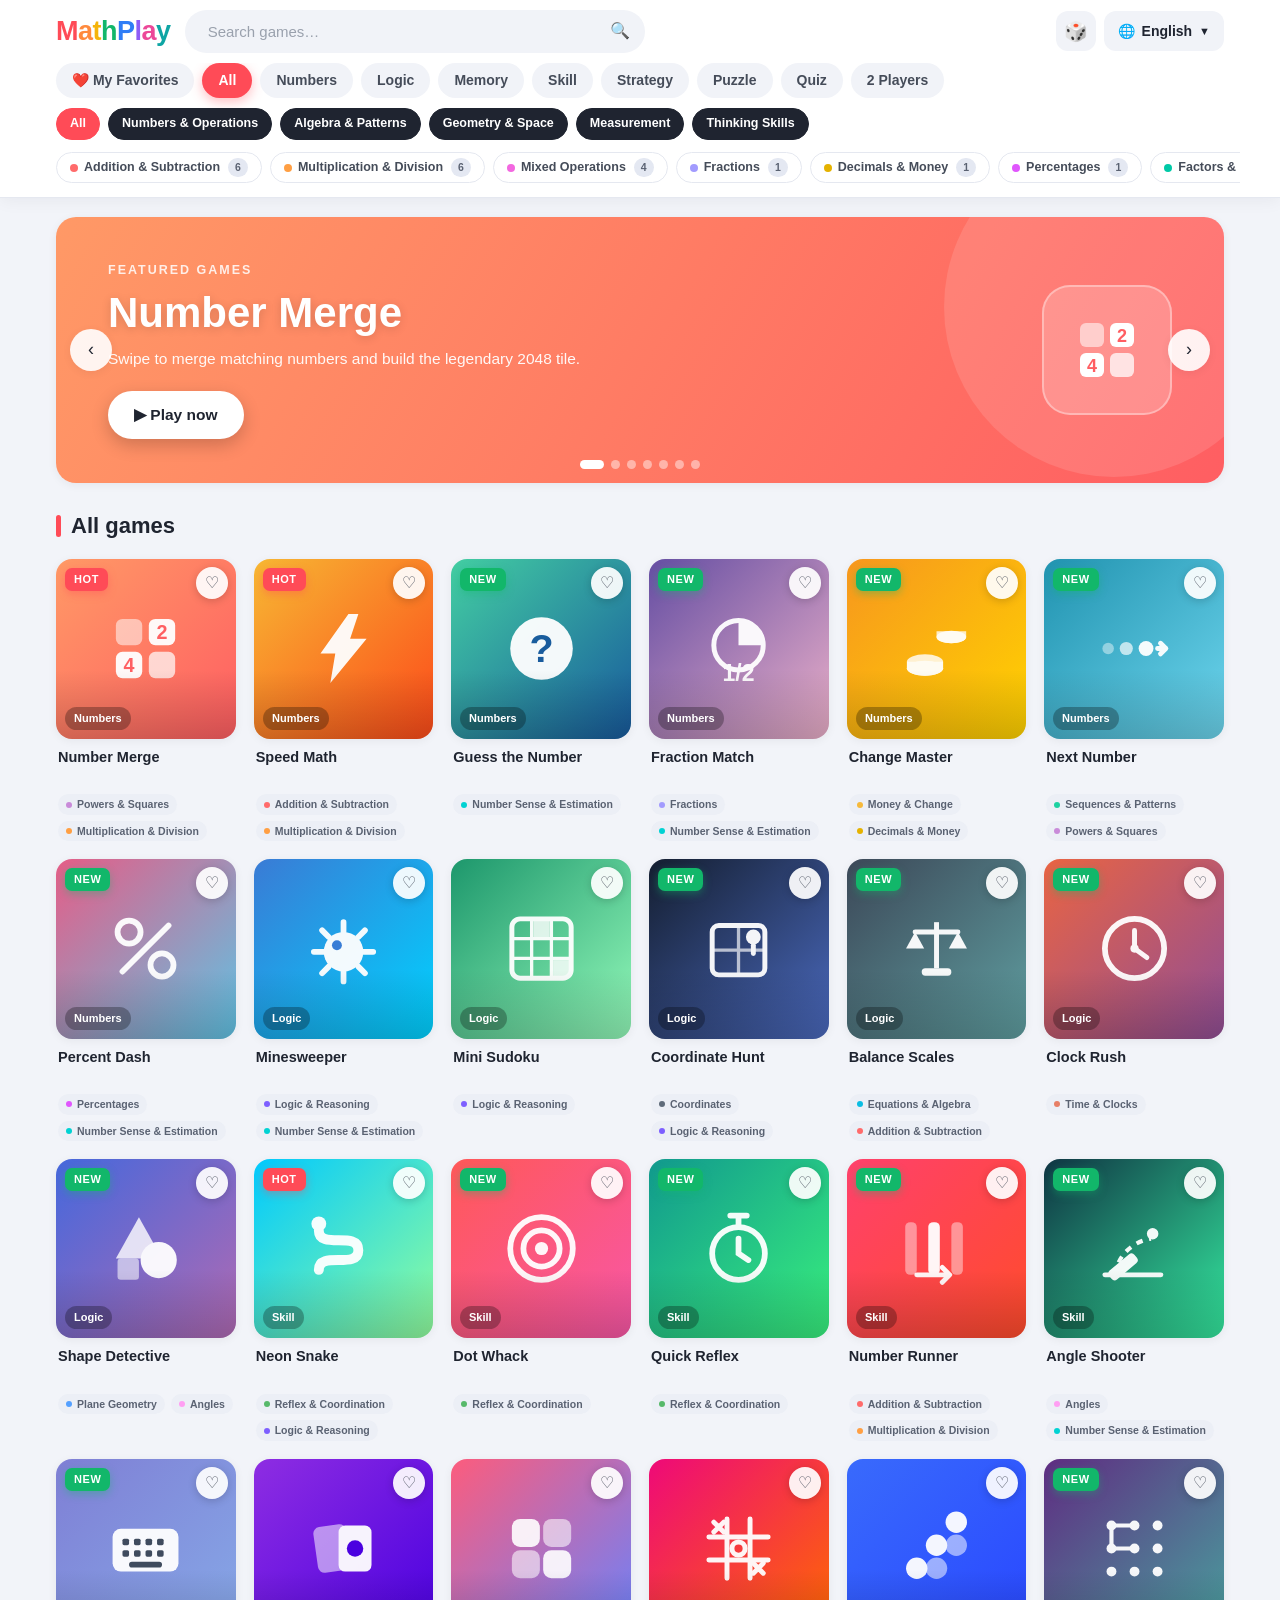
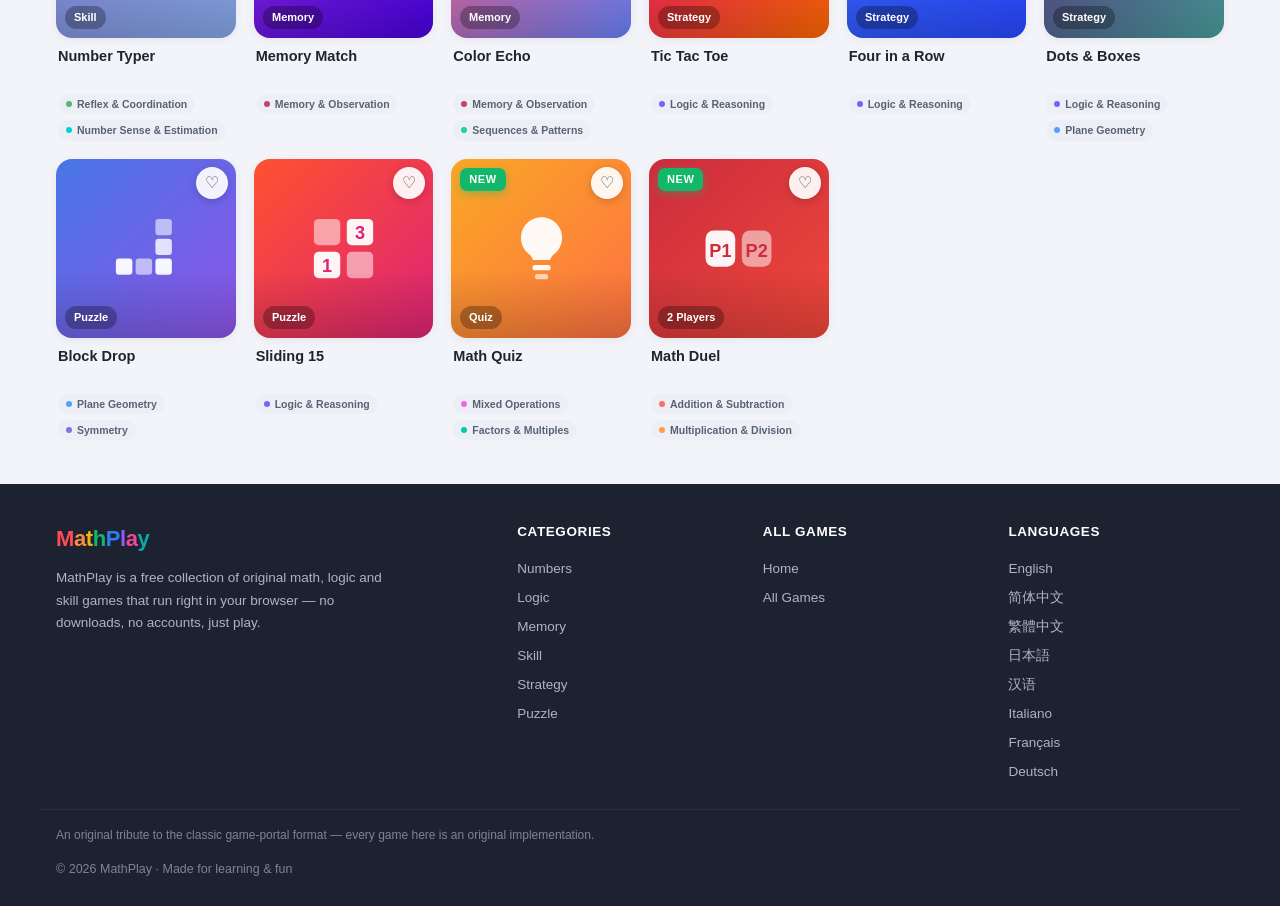
<file: index.html>
<!DOCTYPE html>
<html lang="en">
<head>
<meta charset="utf-8">
<meta name="viewport" content="width=device-width, initial-scale=1">
<title>MathPlay — Cool Math &amp; Brain Games</title>
<meta name="description" content="Free original math, logic and skill games in 8 languages.">
<link rel="icon" href="data:image/svg+xml,%3Csvg xmlns='http://www.w3.org/2000/svg' viewBox='0 0 100 100'%3E%3Ctext y='.9em' font-size='90'%3E%F0%9F%8E%AE%3C/text%3E%3C/svg%3E">
<link rel="stylesheet" href="css/style.css">
</head>
<body>
<header class="site-header">
  <div class="header-inner">
    <a class="logo" href="index.html" id="logo" aria-label="MathPlay"></a>
    <form class="search" id="searchForm" role="search">
      <input id="searchInput" type="search" autocomplete="off" data-i18n-ph="search_ph">
      <button type="submit" aria-label="search">🔍</button>
    </form>
    <div class="header-actions">
      <button class="icon-btn" id="randomBtn" title="🎲">🎲</button>
      <div class="lang">
        <button class="lang-btn" id="langBtn">🌐 <span id="langName">English</span> <span style="font-size:11px">▼</span></button>
        <div class="lang-menu" id="langMenu" hidden></div>
      </div>
    </div>
  </div>
  <nav class="cats-nav" id="catsNav"></nav>
  <nav class="know-nav" id="knowNav"></nav>
  <nav class="know-nav topics" id="topicNav"></nav>
</header>

<main>
  <section class="hero" id="hero"></section>
  <section class="section" id="recentSection" hidden>
    <h2 data-i18n="recent_title"></h2>
    <div class="recent-row" id="recentRow"></div>
  </section>
  <section class="section">
    <h2 data-i18n="home_all"></h2>
    <div class="grid" id="grid"></div>
    <p class="noresult" id="noResult" data-i18n="search_none" hidden></p>
  </section>
</main>

<footer class="site-footer">
  <div class="foot-grid">
    <div>
      <div class="foot-logo" id="footLogo"></div>
      <p class="foot-about" data-i18n="footer_about_text"></p>
    </div>
    <div class="foot-col">
      <h4 data-i18n="footer_cats"></h4>
      <a href="index.html?cat=numbers" data-i18n="cat_numbers"></a>
      <a href="index.html?cat=logic" data-i18n="cat_logic"></a>
      <a href="index.html?cat=memory" data-i18n="cat_memory"></a>
      <a href="index.html?cat=skill" data-i18n="cat_skill"></a>
      <a href="index.html?cat=strategy" data-i18n="cat_strategy"></a>
      <a href="index.html?cat=puzzle" data-i18n="cat_puzzle"></a>
    </div>
    <div class="foot-col">
      <h4 data-i18n="nav_all"></h4>
      <a href="index.html" data-i18n="nav_home"></a>
      <a href="index.html" data-i18n="nav_all"></a>
    </div>
    <div class="foot-col">
      <h4 data-i18n="footer_langs"></h4>
      <button onclick="I18n.set('en')">English</button>
      <button onclick="I18n.set('zh-CN')">简体中文</button>
      <button onclick="I18n.set('zh-TW')">繁體中文</button>
      <button onclick="I18n.set('ja')">日本語</button>
      <button onclick="I18n.set('zh')">汉语</button>
      <button onclick="I18n.set('it')">Italiano</button>
      <button onclick="I18n.set('fr')">Français</button>
      <button onclick="I18n.set('de')">Deutsch</button>
    </div>
  </div>
  <p class="foot-note" data-i18n="footer_note"></p>
  <p class="foot-rights" data-i18n="footer_rights"></p>
</footer>

<script src="js/games/registry.js"></script>
<script src="js/i18n/strings-a.js"></script>
<script src="js/i18n/strings-b.js"></script>
<script src="js/i18n/strings-c.js"></script>
<script src="js/i18n/strings-d.js"></script>
<script src="js/i18n/strings-e.js"></script>
<script src="js/i18n/strings-f.js"></script>
<script src="js/i18n/core.js"></script>
<script src="js/main.js"></script>
</body>
</html>
</file>
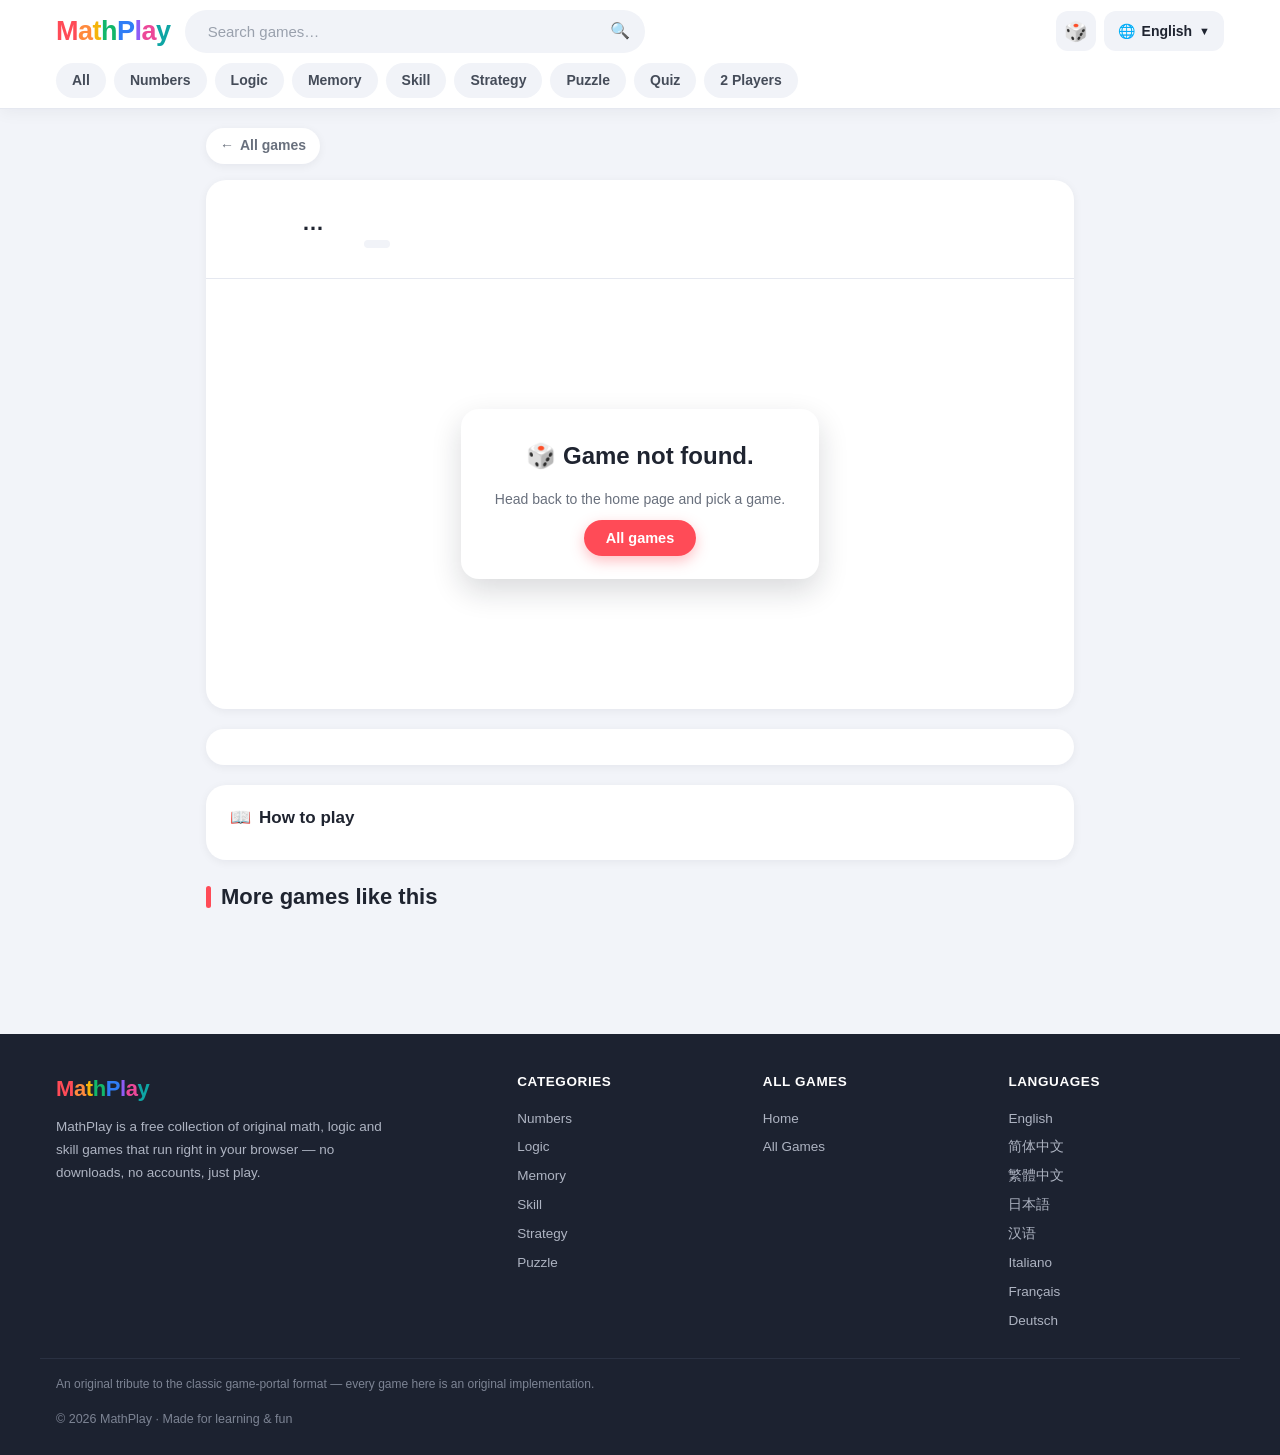
<file: game.html>
<!DOCTYPE html>
<html lang="en">
<head>
<meta charset="utf-8">
<meta name="viewport" content="width=device-width, initial-scale=1">
<title>MathPlay</title>
<link rel="icon" href="data:image/svg+xml,%3Csvg xmlns='http://www.w3.org/2000/svg' viewBox='0 0 100 100'%3E%3Ctext y='.9em' font-size='90'%3E%F0%9F%8E%AE%3C/text%3E%3C/svg%3E">
<link rel="stylesheet" href="css/style.css">
</head>
<body>
<header class="site-header">
  <div class="header-inner">
    <a class="logo" href="index.html" id="logo" aria-label="MathPlay"></a>
    <form class="search" id="searchForm" role="search">
      <input id="searchInput" type="search" autocomplete="off" data-i18n-ph="search_ph">
      <button type="submit" aria-label="search">🔍</button>
    </form>
    <div class="header-actions">
      <button class="icon-btn" id="randomBtn" title="🎲">🎲</button>
      <div class="lang">
        <button class="lang-btn" id="langBtn">🌐 <span id="langName">English</span> <span style="font-size:11px">▼</span></button>
        <div class="lang-menu" id="langMenu" hidden></div>
      </div>
    </div>
  </div>
  <nav class="cats-nav" id="catsNav"></nav>
</header>

<main class="game-main">
  <a class="back-link" href="index.html">← <span data-i18n="game_back"></span></a>

  <div class="game-card">
    <div class="game-titlebar">
      <div class="g-thumb" id="gThumb"></div>
      <div>
        <h1 id="gTitle">…</h1>
        <div class="game-meta">
          <span class="badge-cat" id="gCat"></span>
          <span class="muted" id="gPlays"></span>
          <span class="muted" id="gAge"></span>
          <span class="muted" id="gDiff"></span>
          <button class="fav-btn page" id="favBtn" type="button"></button>
        </div>
      </div>
    </div>
    <div class="stage" id="stage"></div>
  </div>

  <section class="tags-card" id="tagsCard"></section>

  <section class="howto-card">
    <h2>📖 <span data-i18n="game_how"></span></h2>
    <p id="gHow"></p>
  </section>

  <section class="section" style="margin:0 auto;padding:0 0 20px">
    <h2 data-i18n="game_related"></h2>
    <div class="grid" id="relatedGrid"></div>
  </section>
</main>

<footer class="site-footer">
  <div class="foot-grid">
    <div>
      <div class="foot-logo" id="footLogo"></div>
      <p class="foot-about" data-i18n="footer_about_text"></p>
    </div>
    <div class="foot-col">
      <h4 data-i18n="footer_cats"></h4>
      <a href="index.html?cat=numbers" data-i18n="cat_numbers"></a>
      <a href="index.html?cat=logic" data-i18n="cat_logic"></a>
      <a href="index.html?cat=memory" data-i18n="cat_memory"></a>
      <a href="index.html?cat=skill" data-i18n="cat_skill"></a>
      <a href="index.html?cat=strategy" data-i18n="cat_strategy"></a>
      <a href="index.html?cat=puzzle" data-i18n="cat_puzzle"></a>
    </div>
    <div class="foot-col">
      <h4 data-i18n="nav_all"></h4>
      <a href="index.html" data-i18n="nav_home"></a>
      <a href="index.html" data-i18n="nav_all"></a>
    </div>
    <div class="foot-col">
      <h4 data-i18n="footer_langs"></h4>
      <button onclick="I18n.set('en')">English</button>
      <button onclick="I18n.set('zh-CN')">简体中文</button>
      <button onclick="I18n.set('zh-TW')">繁體中文</button>
      <button onclick="I18n.set('ja')">日本語</button>
      <button onclick="I18n.set('zh')">汉语</button>
      <button onclick="I18n.set('it')">Italiano</button>
      <button onclick="I18n.set('fr')">Français</button>
      <button onclick="I18n.set('de')">Deutsch</button>
    </div>
  </div>
  <p class="foot-note" data-i18n="footer_note"></p>
  <p class="foot-rights" data-i18n="footer_rights"></p>
</footer>

<script src="js/games/registry.js"></script>
<script src="js/i18n/strings-a.js"></script>
<script src="js/i18n/strings-b.js"></script>
<script src="js/i18n/strings-c.js"></script>
<script src="js/i18n/strings-d.js"></script>
<script src="js/i18n/strings-e.js"></script>
<script src="js/i18n/strings-f.js"></script>
<script src="js/i18n/core.js"></script>
<script src="js/game-page.js"></script>
</body>
</html>
</file>
<file: css/style.css>
/* ============================================================
   MathPlay — original math & brain games portal
   ============================================================ */
*{box-sizing:border-box;margin:0;padding:0}
:root{
  --brand:#ff4b57; --brand-dark:#e2333f; --blue:#2f7df6;
  --ink:#1f2430; --muted:#69707d;
  --bg:#f2f4f9; --card:#ffffff; --line:#e5e8f0; --radius:14px;
  --shadow:0 2px 10px rgba(20,24,40,.06);
  --shadow-lg:0 12px 30px rgba(20,24,40,.16);
}
html{-webkit-text-size-adjust:100%}
body{
  font-family:-apple-system,BlinkMacSystemFont,"Segoe UI",Roboto,"PingFang SC",
    "Hiragino Sans GB","Microsoft YaHei","Hiragino Sans","Yu Gothic","Noto Sans",sans-serif;
  background:var(--bg);color:var(--ink);line-height:1.55;
}
a{color:inherit;text-decoration:none}
button{font:inherit;cursor:pointer;border:none;background:none;color:inherit}
[hidden]{display:none!important}
svg,canvas{display:block;max-width:100%}

/* ---------------- header ---------------- */
.site-header{position:sticky;top:0;z-index:60;background:#fff;
  box-shadow:0 1px 0 var(--line),0 4px 16px rgba(20,24,40,.05)}
.header-inner{max-width:1200px;margin:0 auto;display:flex;align-items:center;
  gap:14px;padding:10px 16px;flex-wrap:wrap}
.logo{display:inline-flex;align-items:baseline;font-size:27px;font-weight:800;
  letter-spacing:-.5px;white-space:nowrap;line-height:1;padding:4px 0}
.logo span{transition:transform .2s}
.logo:hover span{transform:translateY(-1px)}
.search{flex:1 1 220px;max-width:460px;display:flex;align-items:center;
  background:#f1f3f8;border:1.5px solid transparent;border-radius:999px;padding:2px 4px 2px 16px;
  transition:border-color .15s,background .15s}
.search:focus-within{border-color:var(--brand);background:#fff}
.search input{flex:1;border:none;outline:none;background:transparent;font-size:15px;padding:8px 6px;color:var(--ink);min-width:0}
.search input::placeholder{color:#9aa1ad}
.search button{font-size:16px;padding:6px 10px;border-radius:999px;transition:background .15s}
.search button:hover{background:#e4e7f0}
.header-actions{display:flex;align-items:center;gap:8px;margin-left:auto}
.icon-btn{width:40px;height:40px;border-radius:12px;display:grid;place-items:center;
  font-size:19px;background:#f1f3f8;transition:background .15s,transform .15s}
.icon-btn:hover{background:#e4e7f0;transform:translateY(-1px)}

/* language dropdown */
.lang{position:relative}
.lang-btn{display:flex;align-items:center;gap:7px;height:40px;padding:0 14px;border-radius:12px;
  background:#f1f3f8;font-size:14px;font-weight:600;transition:background .15s}
.lang-btn:hover{background:#e4e7f0}
.lang-menu{position:absolute;right:0;top:calc(100% + 8px);background:#fff;border:1px solid var(--line);
  border-radius:14px;box-shadow:var(--shadow-lg);padding:6px;min-width:170px;z-index:80}
.lang-opt{display:flex;align-items:center;gap:8px;width:100%;text-align:left;
  padding:9px 12px;border-radius:9px;font-size:14.5px}
.lang-opt:hover{background:#f4f6fb}
.lang-opt.active{background:#fff0f1;color:var(--brand);font-weight:700}
.lang-opt .check{margin-left:auto;font-size:13px}

/* category nav */
.cats-nav{max-width:1200px;margin:0 auto;padding:0 16px 10px;display:flex;gap:8px;
  overflow-x:auto;scrollbar-width:none}
.cats-nav::-webkit-scrollbar{display:none}
.cat-pill{flex:0 0 auto;padding:7px 16px;border-radius:999px;font-size:14px;font-weight:600;
  color:#454c59;background:#f1f3f8;transition:all .15s}
.cat-pill:hover{background:#e4e7f0;transform:translateY(-1px)}
.cat-pill.active{background:var(--brand);color:#fff;box-shadow:0 4px 12px rgba(255,75,87,.35)}

/* ---------------- hero carousel ---------------- */
.hero{max-width:1200px;margin:20px auto 8px;padding:0 16px}
.hero-frame{position:relative;border-radius:20px;overflow:hidden;box-shadow:var(--shadow)}
.hero-track{display:flex;transition:transform .5s cubic-bezier(.4,0,.2,1)}
.hero-slide{flex:0 0 100%;display:flex;align-items:center;gap:28px;padding:44px 52px;
  min-height:250px;color:#fff;position:relative;overflow:hidden}
.hero-slide::after{content:"";position:absolute;right:-60px;top:-80px;width:340px;height:340px;
  border-radius:50%;background:rgba(255,255,255,.12)}
.hero-info{flex:1;min-width:0;position:relative;z-index:1}
.hero-kicker{font-size:12.5px;font-weight:800;letter-spacing:2px;text-transform:uppercase;opacity:.85}
.hero-title{font-size:clamp(26px,4vw,42px);font-weight:800;line-height:1.15;margin:8px 0 10px;
  text-shadow:0 2px 10px rgba(0,0,0,.15)}
.hero-desc{font-size:15.5px;max-width:520px;opacity:.95;margin-bottom:20px}
.btn-play{display:inline-flex;align-items:center;gap:8px;background:#fff;color:#1f2430;
  font-weight:800;font-size:15.5px;padding:12px 26px;border-radius:999px;
  box-shadow:0 6px 18px rgba(0,0,0,.2);transition:transform .15s,box-shadow .15s}
.btn-play:hover{transform:translateY(-2px) scale(1.02);box-shadow:0 10px 24px rgba(0,0,0,.28)}
.hero-art{position:relative;z-index:1;width:130px;height:130px;flex:0 0 auto;
  display:grid;place-items:center;background:rgba(255,255,255,.18);border-radius:28px;
  box-shadow:inset 0 0 0 2px rgba(255,255,255,.35);animation:float 3.6s ease-in-out infinite}
.hero-art svg{width:72px;height:72px}
@keyframes float{0%,100%{transform:translateY(0)}50%{transform:translateY(-9px)}}
.hero-arrow{position:absolute;top:50%;transform:translateY(-50%);z-index:5;width:42px;height:42px;
  border-radius:50%;background:rgba(255,255,255,.9);color:#1f2430;font-size:18px;
  display:grid;place-items:center;box-shadow:var(--shadow);transition:transform .15s}
.hero-arrow:hover{transform:translateY(-50%) scale(1.08)}
.hero-arrow.prev{left:14px}.hero-arrow.next{right:14px}
.hero-dots{position:absolute;bottom:14px;left:0;right:0;display:flex;justify-content:center;gap:7px;z-index:5}
.hero-dots .dot{width:9px;height:9px;border-radius:50%;background:rgba(255,255,255,.45);transition:all .2s}
.hero-dots .dot.active{background:#fff;width:24px;border-radius:999px}

/* ---------------- sections & grid ---------------- */
.section{max-width:1200px;margin:26px auto;padding:0 16px}
.section>h2{font-size:22px;font-weight:800;margin-bottom:16px;display:flex;align-items:center;gap:10px}
.section>h2::before{content:"";width:5px;height:22px;border-radius:3px;background:var(--brand)}
.grid{display:grid;grid-template-columns:repeat(auto-fill,minmax(158px,1fr));gap:18px}
.tile{display:flex;flex-direction:column;gap:9px;transition:transform .18s}
.tile:hover{transform:translateY(-5px)}
.tile-thumb{position:relative;aspect-ratio:1/1;border-radius:16px;display:grid;place-items:center;
  box-shadow:var(--shadow);overflow:hidden}
.tile:hover .tile-thumb{box-shadow:var(--shadow-lg)}
.tile-thumb svg{width:44%;height:44%;opacity:.95;transition:transform .18s}
.tile:hover .tile-thumb svg{transform:scale(1.12)}
.tile-thumb::after{content:"";position:absolute;left:0;right:0;bottom:0;height:38%;
  background:linear-gradient(transparent,rgba(0,0,0,.18))}
.tile-cat{position:absolute;left:9px;bottom:9px;z-index:2;font-size:11px;font-weight:700;
  color:#fff;background:rgba(0,0,0,.28);padding:3px 9px;border-radius:999px;backdrop-filter:blur(3px)}
.tile-badge{position:absolute;top:9px;left:9px;z-index:2;font-size:11px;font-weight:800;
  letter-spacing:.6px;padding:3px 9px;border-radius:7px;color:#fff}
.tile-badge.new{background:#12b76a;box-shadow:0 3px 8px rgba(18,183,106,.4)}
.tile-badge.hot{background:#ff4b57;box-shadow:0 3px 8px rgba(255,75,87,.4)}
.tile-name{font-size:14.5px;font-weight:700;line-height:1.3;padding:0 2px;
  display:-webkit-box;-webkit-line-clamp:2;-webkit-box-orient:vertical;overflow:hidden;min-height:2.6em}
.noresult{text-align:center;color:var(--muted);padding:40px 0;font-size:15px}

/* ---------------- game page ---------------- */
.game-main{max-width:900px;margin:0 auto;padding:20px 16px 40px}
.back-link{display:inline-flex;align-items:center;gap:6px;font-size:14px;font-weight:700;
  color:var(--muted);padding:7px 14px;border-radius:999px;background:#fff;box-shadow:var(--shadow);
  transition:all .15s;margin-bottom:16px}
.back-link:hover{color:var(--brand);transform:translateX(-2px)}
.game-card{background:var(--card);border-radius:20px;box-shadow:var(--shadow);overflow:hidden;margin-bottom:20px}
.game-titlebar{display:flex;align-items:center;gap:14px;padding:18px 20px;border-bottom:1px solid var(--line);flex-wrap:wrap}
.g-thumb{width:62px;height:62px;border-radius:14px;display:grid;place-items:center;flex:0 0 auto}
.g-thumb svg{width:34px;height:34px}
.game-titlebar h1{font-size:22px;font-weight:800;line-height:1.2}
.game-meta{display:flex;align-items:center;gap:10px;margin-top:3px;flex-wrap:wrap}
.badge-cat{font-size:12px;font-weight:700;color:#fff;padding:3px 11px;border-radius:999px}
.muted{color:var(--muted);font-size:13px}
.stage{position:relative;min-height:430px;display:flex;flex-direction:column;align-items:center;
  justify-content:center;gap:16px;padding:24px 16px}
.stage.win-bg{background:linear-gradient(180deg,#eafff3,#fff)}
.howto-card{background:var(--card);border-radius:20px;box-shadow:var(--shadow);padding:20px 24px;margin-bottom:20px}
.howto-card h2{font-size:17px;font-weight:800;margin-bottom:8px;display:flex;align-items:center;gap:8px}
.howto-card p{color:#3c4350;font-size:15px}

/* ---------------- shared game UI ---------------- */
.g-hud{display:flex;flex-wrap:wrap;justify-content:center;gap:10px;width:100%}
.g-chip{background:#f4f6fb;border:1px solid var(--line);border-radius:12px;padding:6px 14px;
  display:flex;align-items:center;gap:8px;font-size:13px;color:var(--muted)}
.g-chip b{font-size:16px;color:var(--ink);font-variant-numeric:tabular-nums}
.g-btn{padding:10px 22px;border-radius:999px;font-weight:800;font-size:14.5px;
  background:#f1f3f8;color:var(--ink);transition:transform .12s,box-shadow .12s,background .12s}
.g-btn:hover{transform:translateY(-1px);background:#e6e9f2}
.g-btn.primary{background:var(--brand);color:#fff;box-shadow:0 5px 14px rgba(255,75,87,.35)}
.g-btn.primary:hover{background:var(--brand-dark)}
.g-overlay{position:absolute;inset:0;background:rgba(31,36,48,.55);backdrop-filter:blur(3px);
  display:grid;place-items:center;z-index:20;border-radius:0 0 20px 20px;animation:fadeIn .25s}
@keyframes fadeIn{from{opacity:0}to{opacity:1}}
.g-overlay-card{background:#fff;border-radius:18px;padding:28px 34px;text-align:center;
  box-shadow:var(--shadow-lg);max-width:86%;animation:popIn .3s cubic-bezier(.2,1.4,.4,1)}
@keyframes popIn{from{transform:scale(.85);opacity:0}to{transform:scale(1);opacity:1}}
.g-overlay-title{font-size:24px;font-weight:800;margin-bottom:14px}
.g-overlay-stats{display:flex;justify-content:center;gap:10px;flex-wrap:wrap;margin-bottom:16px}
.g-overlay-msg{color:var(--muted);font-size:14px;margin-bottom:16px}
.g-dpad{display:grid;grid-template-columns:repeat(3,58px);grid-template-rows:repeat(2,50px);gap:8px;
  grid-template-areas:". u ." "l d r";margin-top:4px}
.g-dpad.has-rot{grid-template-columns:repeat(3,58px) 58px;grid-template-areas:". u . rot" "l d r rot";
  grid-template-rows:50px 50px}
.g-dpad-btn{border-radius:14px;background:#eef1f7;font-size:20px;font-weight:700;color:#454c59;
  display:grid;place-items:center;box-shadow:0 3px 0 #d8dce8;transition:all .1s;user-select:none;
  -webkit-user-select:none;touch-action:manipulation}
.g-dpad-btn:active{transform:translateY(2px);box-shadow:0 1px 0 #d8dce8}
.g-dpad-btn.u{grid-area:u}.g-dpad-btn.d{grid-area:d}.g-dpad-btn.l{grid-area:l}.g-dpad-btn.r{grid-area:r}
.g-dpad-btn.rot{grid-area:rot;font-size:24px}
.g-note{color:var(--muted);font-size:13px;text-align:center}

/* ---------------- 2048 ---------------- */
.m2048-board{display:grid;grid-template-columns:repeat(4,1fr);gap:10px;
  width:min(400px,92vw);background:#bbada0;border-radius:14px;padding:10px;touch-action:none;user-select:none}
.m2048-cell{aspect-ratio:1/1;border-radius:9px;display:grid;place-items:center;
  font-weight:800;font-size:clamp(18px,5.4vw,30px);color:transparent;background:rgba(238,228,218,.35);
  transition:background .1s}
.m2048-cell.pop{animation:tilePop .18s}
@keyframes tilePop{from{transform:scale(.6)}to{transform:scale(1)}}
.v2{background:#f7ecd4!important;color:#7c6a4c!important}
.v4{background:#f9e0a2!important;color:#7c6a4c!important}
.v8{background:#f7b267!important;color:#fff!important}
.v16{background:#f4845f!important;color:#fff!important}
.v32{background:#f27059!important;color:#fff!important}
.v64{background:#f25c54!important;color:#fff!important}
.v128{background:#e85d75!important;color:#fff!important;font-size:clamp(16px,4.6vw,26px)!important}
.v256{background:#d64d80!important;color:#fff!important;font-size:clamp(16px,4.6vw,26px)!important}
.v512{background:#c04c8f!important;color:#fff!important;font-size:clamp(16px,4.6vw,26px)!important}
.v1024{background:#a94c9d!important;color:#fff!important;font-size:clamp(14px,4vw,22px)!important}
.v2048{background:#7d3ac1!important;color:#fff!important;font-size:clamp(14px,4vw,22px)!important;
  box-shadow:0 0 18px rgba(125,58,193,.7)}
.vbig{background:#4b2e83!important;color:#fff!important;font-size:clamp(13px,3.6vw,20px)!important}

/* ---------------- snake ---------------- */
.snake-canvas{border-radius:14px;box-shadow:var(--shadow);width:min(378px,92vw);height:auto;
  touch-action:none;background:#0f172a}

/* ---------------- memory ---------------- */
.mem-grid{display:grid;grid-template-columns:repeat(4,1fr);gap:10px;width:min(400px,92vw)}
.mem-card{aspect-ratio:1/1;perspective:600px;cursor:pointer}
.mem-inner{position:relative;width:100%;height:100%;transform-style:preserve-3d;
  transition:transform .35s;border-radius:12px}
.mem-card.flipped .mem-inner{transform:rotateY(180deg)}
.mem-face{position:absolute;inset:0;display:grid;place-items:center;border-radius:12px;
  backface-visibility:hidden;-webkit-backface-visibility:hidden;font-size:clamp(24px,7vw,38px)}
.mem-back{background:linear-gradient(135deg,#8e2de2,#4a00e0);box-shadow:var(--shadow)}
.mem-back::after{content:"";width:26%;height:26%;border-radius:50%;background:rgba(255,255,255,.35)}
.mem-front{background:#fff;border:2px solid var(--line);transform:rotateY(180deg)}
.mem-card.matched .mem-inner{transform:rotateY(180deg)}
.mem-card.matched .mem-front{border-color:#12b76a;background:#ecfdf3;animation:tilePop .3s}

/* ---------------- speed math ---------------- */
.sm-box{width:min(440px,92vw);text-align:center}
.sm-question{font-size:clamp(34px,8vw,52px);font-weight:800;letter-spacing:1px;margin-bottom:22px;
  font-variant-numeric:tabular-nums}
.sm-timer{height:9px;border-radius:999px;background:#eef1f7;overflow:hidden;margin-bottom:22px}
.sm-timer i{display:block;height:100%;background:linear-gradient(90deg,#12b76a,#ffd23f,#ff4b57);
  border-radius:999px;transition:width .25s linear}
.sm-options{display:grid;grid-template-columns:1fr 1fr;gap:12px}
.sm-opt{padding:18px 10px;border-radius:14px;background:#f4f6fb;font-size:24px;font-weight:800;
  box-shadow:0 3px 0 #dfe3ee;transition:all .12s;font-variant-numeric:tabular-nums}
.sm-opt:hover{background:#e9edf6;transform:translateY(-1px)}
.sm-opt.ok{background:#e8fbf0;color:#0e9f5c;box-shadow:0 3px 0 #b7ecd0}
.sm-opt.bad{background:#feeaec;color:#e2333f;box-shadow:0 3px 0 #f5c9cd;animation:shake .3s}
@keyframes shake{0%,100%{transform:translateX(0)}25%{transform:translateX(-5px)}75%{transform:translateX(5px)}}

/* ---------------- minesweeper ---------------- */
.ms-grid{display:grid;grid-template-columns:repeat(9,1fr);gap:3px;width:min(400px,92vw);
  background:#dfe4ef;padding:8px;border-radius:12px;touch-action:manipulation}
.ms-cell{aspect-ratio:1/1;border-radius:5px;background:linear-gradient(180deg,#fff,#e9edf5);
  box-shadow:inset 0 -2px 0 rgba(90,100,130,.25);display:grid;place-items:center;
  font-weight:800;font-size:clamp(12px,3.4vw,17px);cursor:pointer;user-select:none}
.ms-cell:active{background:#dde2ee}
.ms-cell.revealed{background:#f2f4f9;box-shadow:none;cursor:default}
.ms-cell.flag{background:linear-gradient(180deg,#fff,#e9edf5)}
.ms-cell.boom{background:#ff4b57!important}
.n1{color:#2f7df6}.n2{color:#12b76a}.n3{color:#e2333f}.n4{color:#8e44ad}
.n5{color:#b33939}.n6{color:#0e9aa7}.n7{color:#333}.n8{color:#8a8f9c}

/* ---------------- tic tac toe ---------------- */
.ttt-grid{display:grid;grid-template-columns:repeat(3,1fr);gap:10px;width:min(340px,92vw)}
.ttt-cell{aspect-ratio:1/1;border-radius:14px;background:#f4f6fb;box-shadow:0 3px 0 #e2e6f0;
  display:grid;place-items:center;cursor:pointer;transition:background .15s}
.ttt-cell:hover{background:#e9edf6}
.ttt-cell svg{width:52%;height:52%}
.ttt-cell.win{background:#e8fbf0;box-shadow:0 3px 0 #b7ecd0}
.ttt-cell.x .mark{stroke:#2f7df6}.ttt-cell.o .mark{stroke:#ff4b57}

/* ---------------- simon ---------------- */
.simon-wrap{position:relative;width:min(330px,88vw);aspect-ratio:1/1;display:grid;
  grid-template-columns:1fr 1fr;gap:12px}
.simon-pad{border-radius:18px;opacity:.55;transition:all .12s;cursor:pointer}
.simon-pad.lit{opacity:1;transform:scale(1.04);box-shadow:0 0 24px rgba(255,255,255,.5) inset,0 0 18px currentColor}
.simon-center{position:absolute;inset:0;margin:auto;width:118px;height:118px;border-radius:50%;
  background:#fff;box-shadow:var(--shadow-lg);display:grid;place-items:center;z-index:2;text-align:center}
.simon-center b{font-size:26px;font-variant-numeric:tabular-nums}
.simon-center small{color:var(--muted);font-size:11px;display:block}

/* ---------------- blocks ---------------- */
.blocks-wrap{display:flex;gap:16px;align-items:flex-start}
.blocks-canvas{border-radius:14px;box-shadow:var(--shadow);background:#10162b;
  width:min(320px,72vw);height:auto;touch-action:none}
.blocks-side{display:flex;flex-direction:column;gap:10px;align-items:center}
.blocks-side canvas{background:#181f38;border-radius:10px;width:84px;height:84px;padding:0}
.blocks-side small{color:var(--muted);font-size:12px;font-weight:700}

/* ---------------- sudoku ---------------- */
.sud-grid{display:grid;grid-template-columns:repeat(6,1fr);gap:0;width:min(380px,92vw);
  background:#454c59;padding:3px;border-radius:12px;overflow:hidden}
.sud-cell{aspect-ratio:1/1;background:#fff;display:grid;place-items:center;font-weight:800;
  font-size:clamp(16px,4.6vw,24px);cursor:pointer;color:#454c59;font-variant-numeric:tabular-nums}
.sud-cell.rg{border-left:2px solid #b9c0d4}
.sud-cell.bg{border-top:2px solid #b9c0d4}
.sud-cell.given{background:#eef1f7;cursor:default}
.sud-cell.sel{background:#fff3b8!important}
.sud-cell.err{color:#e2333f!important;background:#feeaec}
.sud-nums{display:flex;gap:8px;flex-wrap:wrap;justify-content:center}
.sud-num{width:46px;height:46px;border-radius:12px;background:#f4f6fb;font-size:19px;font-weight:800;
  box-shadow:0 3px 0 #e2e6f0}
.sud-num:active{transform:translateY(2px);box-shadow:none}
.sud-num.erase{width:auto;padding:0 16px;font-size:14px}

/* ---------------- reaction ---------------- */
.react-panel{width:min(460px,92vw);height:280px;border-radius:18px;display:grid;place-items:center;
  color:#fff;font-size:clamp(19px,4.5vw,27px);font-weight:800;text-align:center;padding:20px;
  cursor:pointer;user-select:none;transition:background .1s;box-shadow:var(--shadow)}
.react-panel.idle{background:linear-gradient(135deg,#396afc,#2948ff)}
.react-panel.wait{background:linear-gradient(135deg,#f5576c,#e2333f)}
.react-panel.go{background:linear-gradient(135deg,#12b76a,#0e9f5c)}
.react-panel.end{background:linear-gradient(135deg,#454c59,#1f2430)}
.react-times{display:flex;gap:8px;flex-wrap:wrap;justify-content:center}
.react-times .g-chip b{font-size:14px}

/* ---------------- connect four ---------------- */
.c4-board{display:grid;grid-template-columns:repeat(7,1fr);gap:6px;background:#2948ff;
  padding:10px;border-radius:14px;width:min(440px,94vw);box-shadow:var(--shadow)}
.c4-col{display:grid;grid-template-rows:repeat(6,1fr);gap:6px;cursor:pointer}
.c4-hole{aspect-ratio:1/1;border-radius:50%;background:#eef2f9;box-shadow:inset 0 3px 5px rgba(0,0,0,.18);
  display:grid;place-items:center}
.c4-hole i{width:100%;height:100%;border-radius:50%;transform:scale(0);transition:transform .22s cubic-bezier(.2,1.3,.4,1)}
.c4-hole.p1 i{background:radial-gradient(circle at 32% 28%,#ff8f97,#ff4b57 65%);transform:scale(1)}
.c4-hole.p2 i{background:radial-gradient(circle at 32% 28%,#ffe08a,#ffb302 65%);transform:scale(1)}
.c4-hole.winline{outline:3px solid #12b76a;outline-offset:-3px}
.c4-hole.drop-hover{background:#dfe7fb}

/* ---------------- sliding ---------------- */
.slide-grid{display:grid;grid-template-columns:repeat(4,58px);grid-template-rows:repeat(4,58px);gap:8px;
  background:#454c59;padding:10px;border-radius:14px;user-select:none}
.slide-tile{border-radius:10px;background:linear-gradient(180deg,#fff,#e9edf5);display:grid;
  place-items:center;font-weight:800;font-size:21px;cursor:pointer;box-shadow:0 3px 6px rgba(0,0,0,.3);
  transition:transform .12s;font-variant-numeric:tabular-nums}
.slide-tile:hover{background:#fff}
.slide-tile.ok{background:linear-gradient(180deg,#d9f7e6,#b7ecd0);color:#0e9f5c}

/* ---------------- guess ---------------- */
.guess-panel{width:min(420px,92vw);text-align:center}
.guess-range{display:inline-block;background:#f4f6fb;border:1px solid var(--line);border-radius:999px;
  padding:6px 20px;font-weight:800;font-size:18px;font-variant-numeric:tabular-nums;margin-bottom:18px}
.guess-hint{min-height:58px;display:grid;place-items:center;font-size:26px;font-weight:800;margin:16px 0}
.guess-hint.up{color:#2f7df6}.guess-hint.down{color:#ff4b57}.guess-hint.hit{color:#12b76a}
.guess-row{display:flex;gap:10px;justify-content:center}
.guess-input{width:130px;padding:12px;border-radius:14px;border:2px solid var(--line);
  font-size:22px;font-weight:800;text-align:center;outline:none;font-variant-numeric:tabular-nums}
.guess-input:focus{border-color:var(--brand)}

/* ---------------- whack ---------------- */
.whack-grid{display:grid;grid-template-columns:repeat(3,minmax(84px,112px));gap:14px}
.whack-hole{aspect-ratio:1/1;border-radius:50%;background:radial-gradient(circle at 50% 42%,#56617a,#2e3649 72%);
  box-shadow:inset 0 6px 14px rgba(0,0,0,.5);display:grid;place-items:center;cursor:pointer;overflow:hidden}
.whack-dot{width:62%;height:62%;border-radius:50%;
  background:radial-gradient(circle at 34% 30%,#ffd97a,#ff9f43 62%,#f2712c);
  box-shadow:0 4px 12px rgba(242,113,44,.5),inset -4px -6px 10px rgba(0,0,0,.2);
  transform:scale(0);transition:transform .12s}
.whack-dot.up{transform:scale(1)}
.whack-hole:active .whack-dot{filter:brightness(1.25)}

/* ---------------- footer ---------------- */
.site-footer{background:#1c2230;color:#aeb4c2;margin-top:44px}
.foot-grid{max-width:1200px;margin:0 auto;padding:38px 16px 22px;display:grid;
  grid-template-columns:2fr 1fr 1fr 1fr;gap:30px}
.foot-logo{font-size:22px;font-weight:800;letter-spacing:-.4px;margin-bottom:10px;color:#fff}
.foot-about{font-size:13.5px;line-height:1.7;max-width:340px}
.foot-col h4{color:#fff;font-size:13.5px;font-weight:700;letter-spacing:.6px;
  text-transform:uppercase;margin-bottom:12px}
.foot-col a,.foot-col button{display:block;color:#aeb4c2;font-size:13.5px;padding:4px 0;transition:color .15s;text-align:left}
.foot-col a:hover,.foot-col button:hover{color:#fff}
.foot-note{max-width:1200px;margin:0 auto;padding:0 16px;font-size:12px;color:#7d8494;
  border-top:1px solid #2a3142;padding-top:16px;padding-bottom:8px}
.foot-rights{max-width:1200px;margin:0 auto;padding:8px 16px 26px;font-size:12.5px;color:#7d8494}

/* ---------------- knowledge filter row ---------------- */
.know-nav{max-width:1200px;margin:0 auto;padding:0 16px 12px;display:flex;gap:8px;overflow-x:auto;scrollbar-width:none}
.know-nav::-webkit-scrollbar{display:none}
.know-chip{flex:0 0 auto;display:inline-flex;align-items:center;gap:6px;padding:5px 13px;border-radius:999px;
  font-size:12.5px;font-weight:600;color:#454c59;background:#fff;border:1.5px solid var(--line);transition:all .15s}
.know-chip i{width:8px;height:8px;border-radius:50%;display:inline-block}
.know-chip:hover{transform:translateY(-1px);box-shadow:var(--shadow)}
.know-chip.active{background:#1f2430;color:#fff;border-color:#1f2430}
.tile-tags{display:flex;gap:6px;flex-wrap:wrap;padding:0 2px;min-height:18px}
.mini-tag{display:inline-flex;align-items:center;gap:5px;font-size:10.5px;font-weight:700;color:#5a6272;
  background:#eceff6;padding:2px 8px;border-radius:999px}
.mini-tag i{width:6px;height:6px;border-radius:50%;display:inline-block}

/* ---------------- tags card on game page ---------------- */
.tags-card{background:var(--card);border-radius:20px;box-shadow:var(--shadow);padding:18px 22px;margin-bottom:20px}
.tags-card h2{font-size:16px;font-weight:800;margin-bottom:12px}
.tag-row{display:flex;align-items:baseline;gap:12px;margin-bottom:10px;flex-wrap:wrap}
.tag-label{font-size:12px;font-weight:800;color:var(--muted);letter-spacing:.5px;text-transform:uppercase;flex:0 0 110px}
.tag-chips{display:flex;gap:8px;flex-wrap:wrap}
.tag-chip{display:inline-flex;align-items:center;gap:7px;font-size:13px;font-weight:700;color:#2c3242;
  background:#f1f3f9;border:1.5px solid #e3e7f2;padding:6px 13px;border-radius:999px}
.tag-chip i{width:9px;height:9px;border-radius:50%;display:inline-block}
.tag-chip.gray{background:#f4f6fb;color:#5a6272}

/* ---------------- trivia ---------------- */
.trivia-question{font-size:clamp(18px,4vw,24px);font-weight:800;min-height:66px;display:grid;place-items:center;margin-bottom:18px;text-align:center}

/* ---------------- runner ---------------- */
.runner-canvas{width:min(420px,92vw);height:auto}

/* ---------------- angles ---------------- */
.angles-canvas{width:min(440px,92vw);height:auto}
.angles-ctrl{display:flex;align-items:center;gap:14px;width:min(440px,92vw)}
.angles-ctrl input[type=range]{flex:1;accent-color:#ff4b57;height:6px}
.angles-readout{font-weight:800;font-size:19px;min-width:52px;text-align:right;font-variant-numeric:tabular-nums}

/* ---------------- coords ---------------- */
.coords-clue{background:#1f2430;color:#ffd166;font-size:24px;font-weight:800;padding:10px 30px;border-radius:14px;
  font-variant-numeric:tabular-nums;letter-spacing:2px}
.coords-clue b{color:#fff}
.coords-grid{display:grid;grid-template-columns:26px repeat(6,44px);grid-auto-rows:44px;gap:4px;background:#dfe4ef;
  padding:8px;border-radius:12px;touch-action:manipulation}
.coords-head{display:grid;place-items:center;font-weight:800;font-size:13px;color:#5a6272}
.coords-cell{border-radius:7px;background:linear-gradient(180deg,#fff,#e9edf5);box-shadow:inset 0 -2px 0 rgba(90,100,130,.25);
  display:grid;place-items:center;font-size:20px;cursor:pointer;transition:background .12s}
.coords-cell:hover{background:#fff}
.coords-cell.gem{background:#fff3b8}
.coords-cell.miss{background:#e4e8f0;color:#a5abbb}
.coords-cell.open{cursor:default}

/* ---------------- fractions ---------------- */
.frac-target{font-size:44px;font-weight:800;margin-bottom:20px;color:#454c59}
.frac-opt{display:grid;place-items:center}
.frac{display:inline-grid;justify-items:center;line-height:1.05;font-size:0.85em}
.frac i:first-child{font-style:normal;border-bottom:3px solid currentColor;padding:0 8px 2px}
.frac i:last-child{font-style:normal;padding-top:2px}

/* ---------------- clock rush ---------------- */
.clock-face{width:min(230px,60vw);margin-bottom:18px}
.clock-face svg{width:100%;height:auto}

/* ---------------- change master ---------------- */
.change-panel{width:min(440px,92vw);text-align:center;background:#fbfcff;border:1.5px solid var(--line);
  border-radius:16px;padding:18px}
.shake-panel{animation:shake .4s}
.change-price{font-size:34px;font-weight:800;color:#1f2430;margin-bottom:12px}
.change-tray{min-height:44px;display:flex;gap:6px;flex-wrap:wrap;justify-content:center;align-items:center;
  background:#eef1f7;border-radius:10px;padding:6px;margin-bottom:8px}
.coin-mini{background:#ffd166;border-radius:50%;width:38px;height:38px;display:grid;place-items:center;
  font-size:10.5px;font-weight:800;color:#7a5c00;box-shadow:inset 0 -2px 0 rgba(0,0,0,.12)}
.change-sum{font-weight:800;font-size:18px;color:#5a6272;margin-bottom:12px;font-variant-numeric:tabular-nums}
.change-coins{display:flex;gap:10px;justify-content:center;flex-wrap:wrap;margin-bottom:14px}
.coin-btn{width:58px;height:58px;border-radius:50%;background:radial-gradient(circle at 34% 30%,#ffe08a,#ffb302 70%);
  font-size:12px;font-weight:800;color:#7a5200;box-shadow:0 4px 0 #cc8f00,0 6px 12px rgba(204,143,0,.35);transition:transform .1s}
.coin-btn:active{transform:translateY(3px);box-shadow:0 1px 0 #cc8f00}

/* ---------------- balance ---------------- */
.balance-svg{width:min(300px,80vw);margin-bottom:14px}
.balance-svg svg{width:100%;height:auto;transition:transform .3s}

/* ---------------- sequence ---------------- */
.seq-row{display:flex;gap:10px;justify-content:center;flex-wrap:wrap;margin-bottom:22px}
.seq-cell{width:58px;height:58px;border-radius:12px;background:#fff;border:2px solid var(--line);
  display:grid;place-items:center;font-size:22px;font-weight:800;font-variant-numeric:tabular-nums}
.seq-cell.q{background:#fff3b8;border-color:#ffd23f;color:#a2801a}

/* ---------------- duel ---------------- */
.duel-score{display:grid;grid-template-columns:1fr 1fr 1fr;align-items:center;width:min(460px,94vw);gap:10px;margin-bottom:14px}
.duel-side{display:flex;flex-direction:column;align-items:center;background:#f4f6fb;border-radius:14px;padding:10px}
.duel-side b{font-size:30px;font-variant-numeric:tabular-nums}
.duel-side::before{content:"P1";font-size:11px;font-weight:800;color:#cb2d3e}
.duel-side.p2::before{content:"P2";color:#2948ff}
.duel-mid{display:grid;place-items:center}
.duel-q{font-size:clamp(30px,7vw,44px);font-weight:800;font-variant-numeric:tabular-nums}
.duel-opts{display:grid;grid-template-columns:1fr 1fr;gap:10px;width:min(300px,46vw)}
.duel-opt{padding:16px 8px;border-radius:12px;background:#f4f6fb;font-size:21px;font-weight:800;
  box-shadow:0 3px 0 #dfe3ee;font-variant-numeric:tabular-nums}
.duel-opts.p1 .duel-opt{border-top:4px solid #cb2d3e}
.duel-opts.p2 .duel-opt{border-top:4px solid #2948ff}
.duel-opt.ok{background:#e8fbf0;color:#0e9f5c}
.duel-opt.bad{background:#feeaec;color:#e2333f;animation:shake .3s}

/* ---------------- dots & boxes ---------------- */
.dots-board{display:grid;gap:0;position:relative;background:#fbfcff;border:1.5px solid var(--line);
  border-radius:14px;padding:10px}
.dots-dot{width:12px;height:12px;border-radius:50%;background:#454c59;place-self:center}
.dots-edge{border-radius:99px;background:#e4e8f0;transition:background .15s;position:relative}
.dots-edge.h{height:9px;align-self:center;width:100%;margin:0 -2px}
.dots-edge.v{width:9px;justify-self:center;height:100%;margin:-2px 0}
.dots-edge:hover{background:#c3cadb}
.dots-edge.taken{background:#1f2430}
.dots-box{display:grid;place-items:center;font-size:26px;font-weight:800;border-radius:8px;z-index:0;pointer-events:none}
.dots-box.mine{background:rgba(255,75,87,.25);color:#cb2d3e}
.dots-box.theirs{background:rgba(41,72,255,.18);color:#2948ff}

/* ---------------- shape detective ---------------- */
.shape-stage{display:grid;place-items:center;margin-bottom:14px}
.shape-stage svg{width:min(220px,55vw);height:auto}
.shape-spin{transform-origin:50px 50px;animation:float 4s ease-in-out infinite}
.shape-q{font-size:19px;font-weight:800;color:#454c59;margin-top:6px;text-align:center}

/* ---------------- responsive additions ---------------- */
@media (max-width:560px){
  .duel-opts{width:min(300px,94vw)}
  .coords-grid{grid-template-columns:22px repeat(6,minmax(36px,1fr));grid-auto-rows:minmax(36px,1fr);width:min(360px,94vw)}
  .tag-label{flex-basis:100%}
  .tag-row{gap:6px}
}
@media (max-width:820px){
  .hero-slide{padding:34px 26px;min-height:210px}
  .hero-art{width:92px;height:92px}
  .hero-art svg{width:52px;height:52px}
  .foot-grid{grid-template-columns:1fr 1fr}
}
@media (max-width:560px){
  .header-inner{gap:10px}
  .logo{font-size:23px}
  .search{order:3;flex:1 1 100%;max-width:none}
  .header-actions{margin-left:auto}
  .grid{grid-template-columns:repeat(auto-fill,minmax(130px,1fr));gap:14px}
  .hero-slide{padding:28px 22px}
  .hero-desc{font-size:13.5px;margin-bottom:14px;max-width:calc(100% - 76px)}
  .btn-play{padding:10px 20px;font-size:14px}
  .stage{min-height:380px;padding:18px 10px}
  .slide-grid{grid-template-columns:repeat(4,minmax(52px,1fr));grid-template-rows:repeat(4,minmax(52px,1fr));width:min(340px,94vw)}
  .blocks-wrap{flex-direction:column;align-items:center}
  .blocks-side{flex-direction:row}
}

/* ---------------- domain + topic filter rows ---------------- */
.know-nav.topics{padding-bottom:14px}
.know-chip.domain{background:#1f2430;color:#fff;border-color:#1f2430}
.know-chip.domain.active{background:var(--brand);border-color:var(--brand)}
.know-chip:not(.domain).active{background:#fff;color:var(--ink)}
.know-chip em{font-style:normal;font-size:10.5px;font-weight:800;background:#e4e8f2;color:#5a6272;
  border-radius:999px;padding:1px 7px;margin-left:2px}
.know-chip.active em{background:#1f2430;color:#fff}

/* ---------------- favorites ---------------- */
.fav-btn{position:absolute;top:8px;right:8px;z-index:3;width:32px;height:32px;border-radius:50%;
  background:rgba(255,255,255,.92);font-size:16px;line-height:1;display:grid;place-items:center;
  box-shadow:0 2px 8px rgba(0,0,0,.18);transition:transform .15s;color:#454c59}
.fav-btn:hover{transform:scale(1.12)}
.fav-btn.on{color:#ff4b57}
.fav-btn.page{position:static;width:auto;height:auto;background:#f1f3f8;border-radius:999px;
  padding:4px 13px;font-size:13px;font-weight:700;box-shadow:none}
.fav-btn.page:hover{background:#e6e9f2}
.fav-btn.page.on{background:#fff0f1;color:#e2333f}

/* ---------------- recently played ---------------- */
.recent-row{display:flex;gap:14px;overflow-x:auto;padding-bottom:6px;scrollbar-width:none}
.recent-row::-webkit-scrollbar{display:none}
.recent-item{flex:0 0 118px;display:flex;flex-direction:column;gap:7px;transition:transform .15s}
.recent-item:hover{transform:translateY(-3px)}
.recent-thumb{width:118px;height:118px;border-radius:14px;display:grid;place-items:center;box-shadow:var(--shadow)}
.recent-thumb svg{width:44%;height:44%}
.recent-name{font-size:12.5px;font-weight:700;line-height:1.25;
  display:-webkit-box;-webkit-line-clamp:2;-webkit-box-orient:vertical;overflow:hidden}

/* ---------------- number typer ---------------- */
.type-box{position:relative}
.type-display{font-family:ui-monospace,SFMono-Regular,Menlo,Consolas,monospace;
  font-size:clamp(40px,10vw,64px);font-weight:800;letter-spacing:8px;margin-bottom:22px;
  display:flex;justify-content:center;min-height:1.2em;font-variant-numeric:tabular-nums}
.type-display .ok{color:#12b76a}
.type-display .cur{color:#1f2430;border-bottom:5px solid var(--brand)}
.type-display span{color:#c3cadb}
.type-display.shake{animation:shake .3s}
.type-input{position:absolute;opacity:0;left:-9999px}

/* ---------------- responsive round 3 ---------------- */
@media (max-width:560px){
  .know-chip em{display:none}
  .recent-item{flex:0 0 96px}
  .recent-thumb{width:96px;height:96px}
}
</file>
